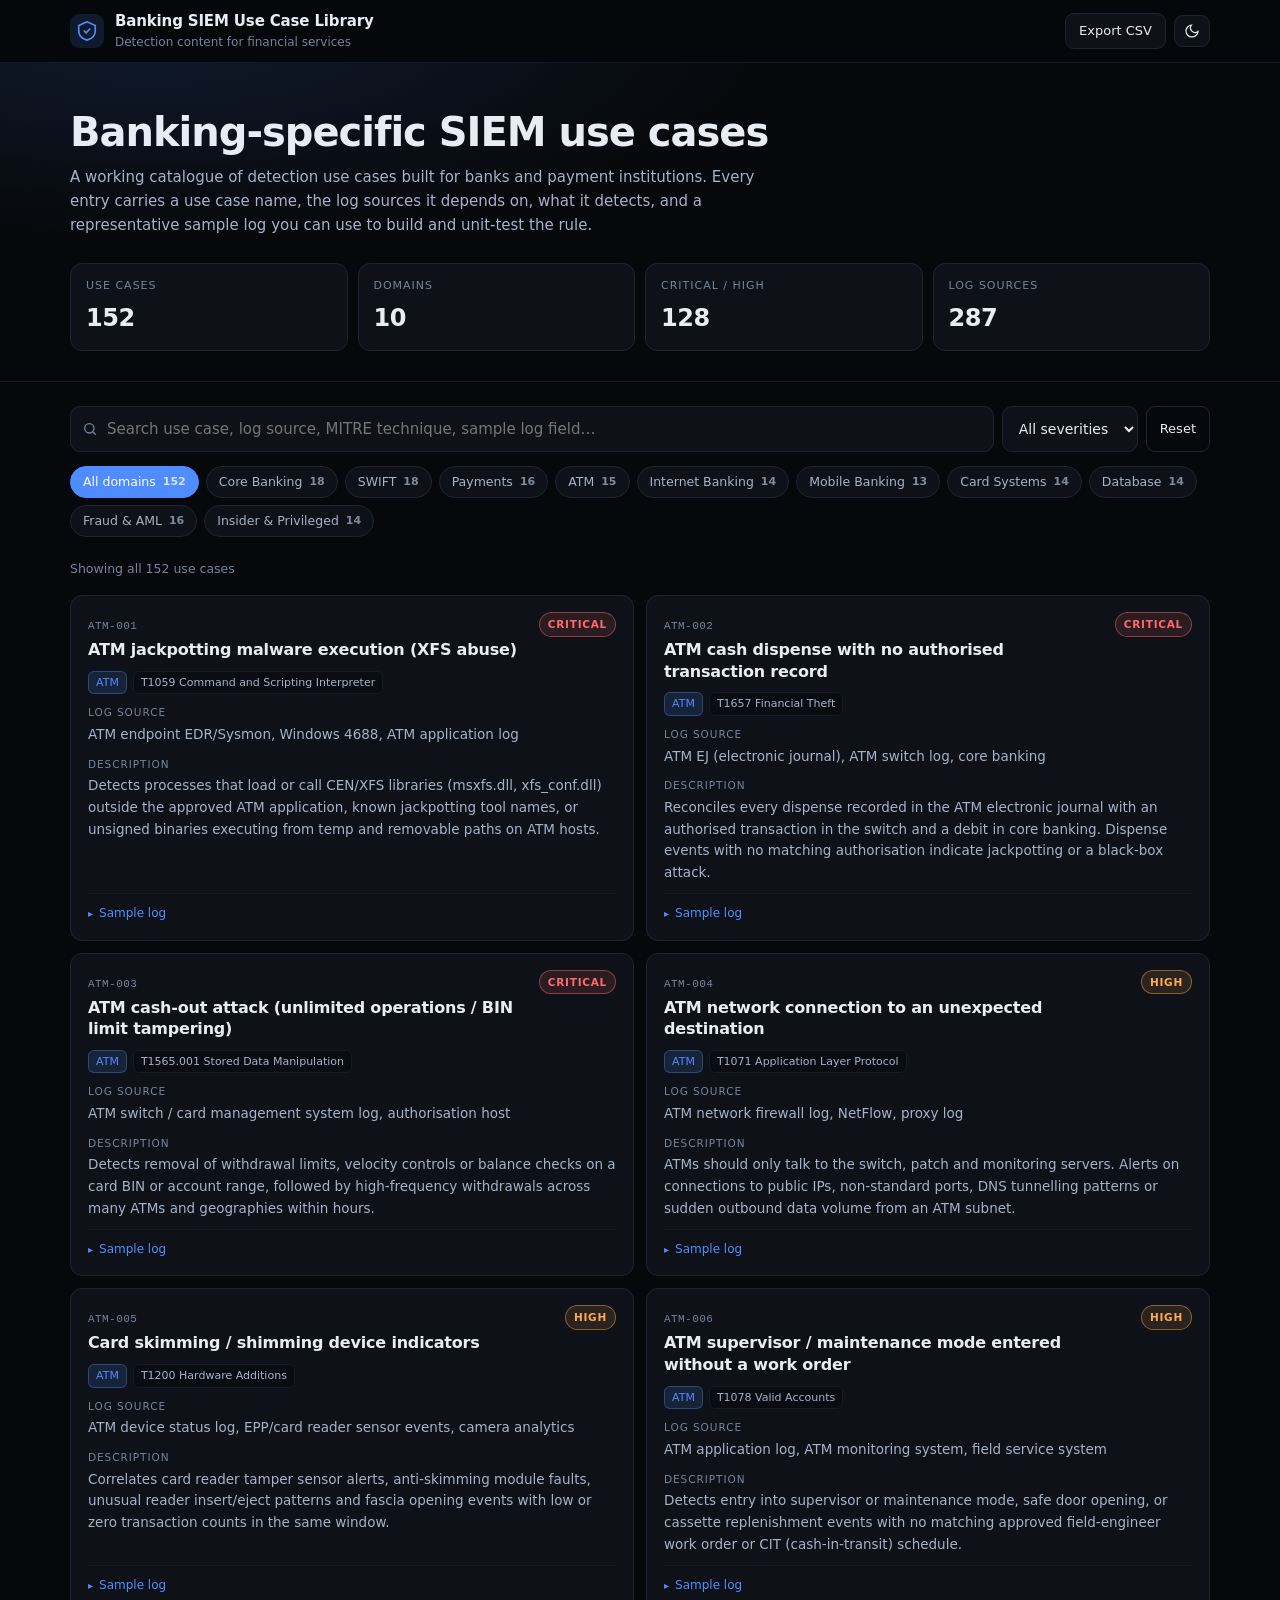
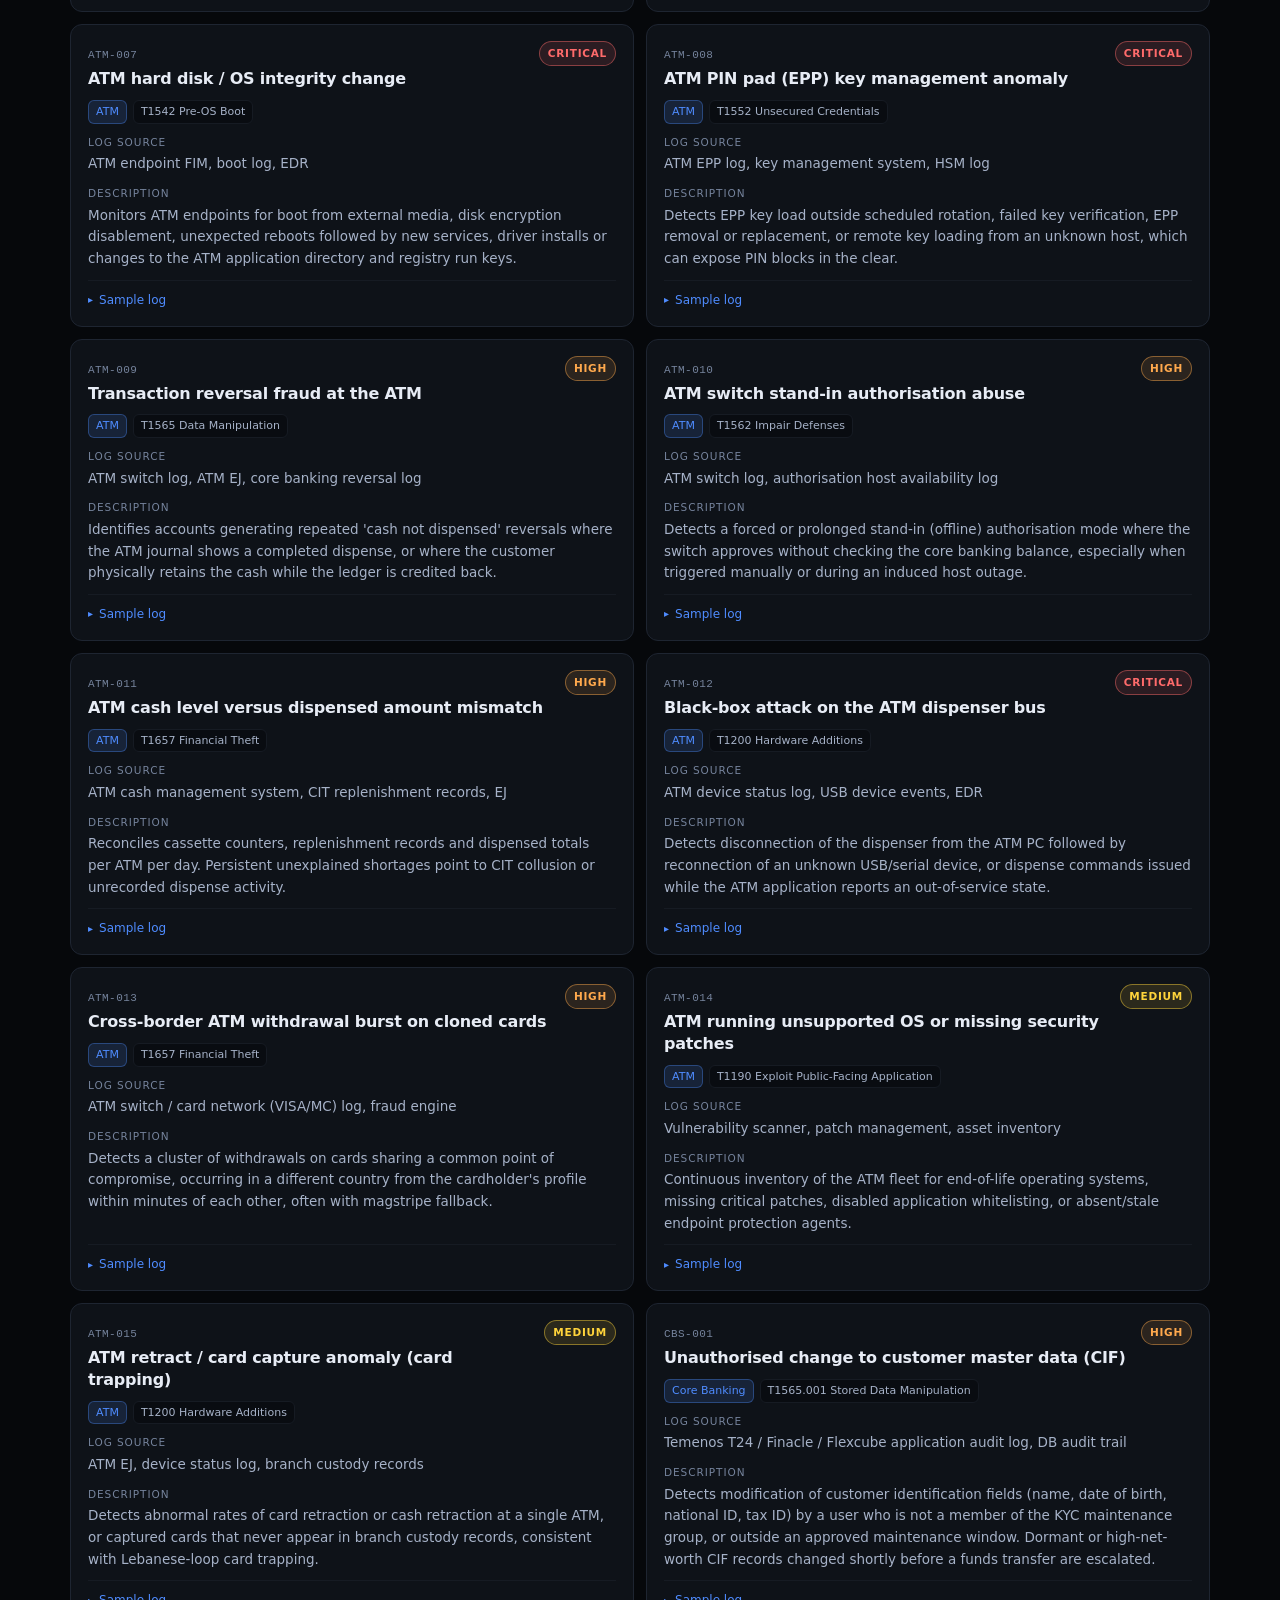
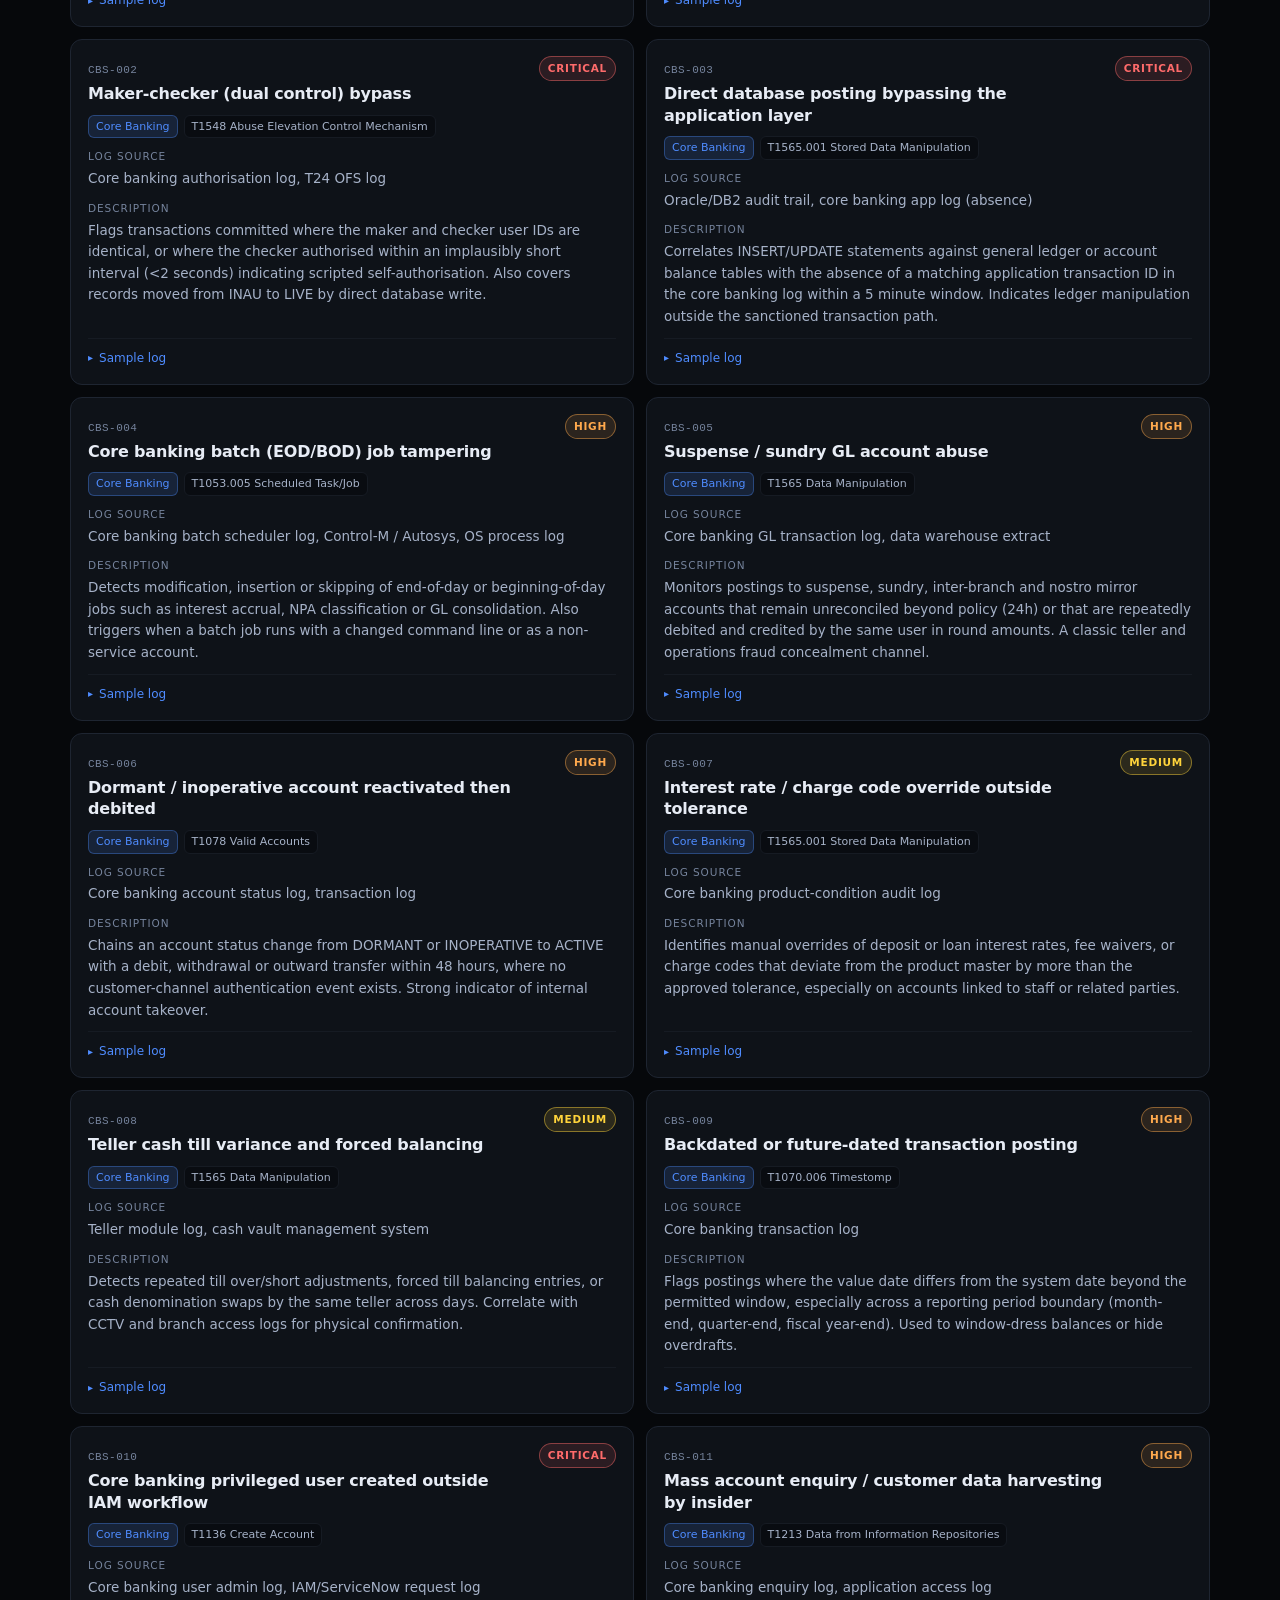
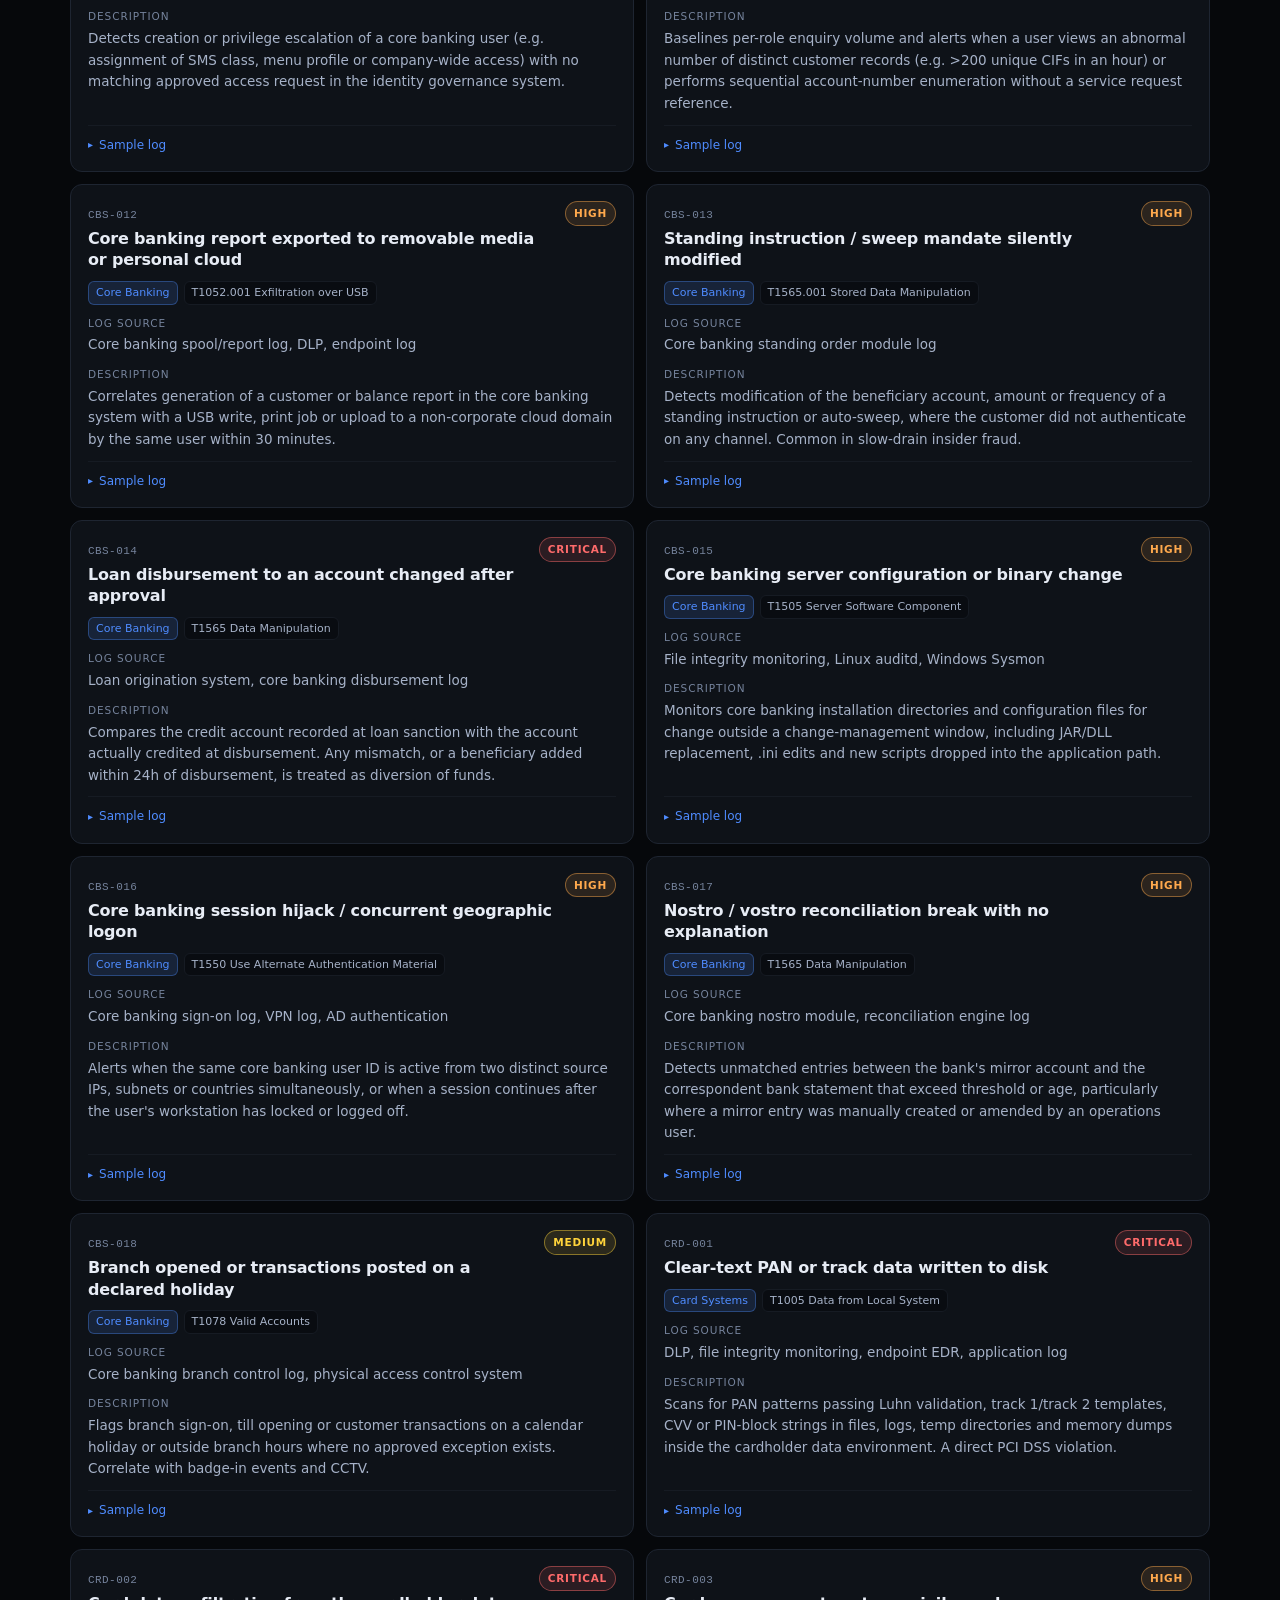
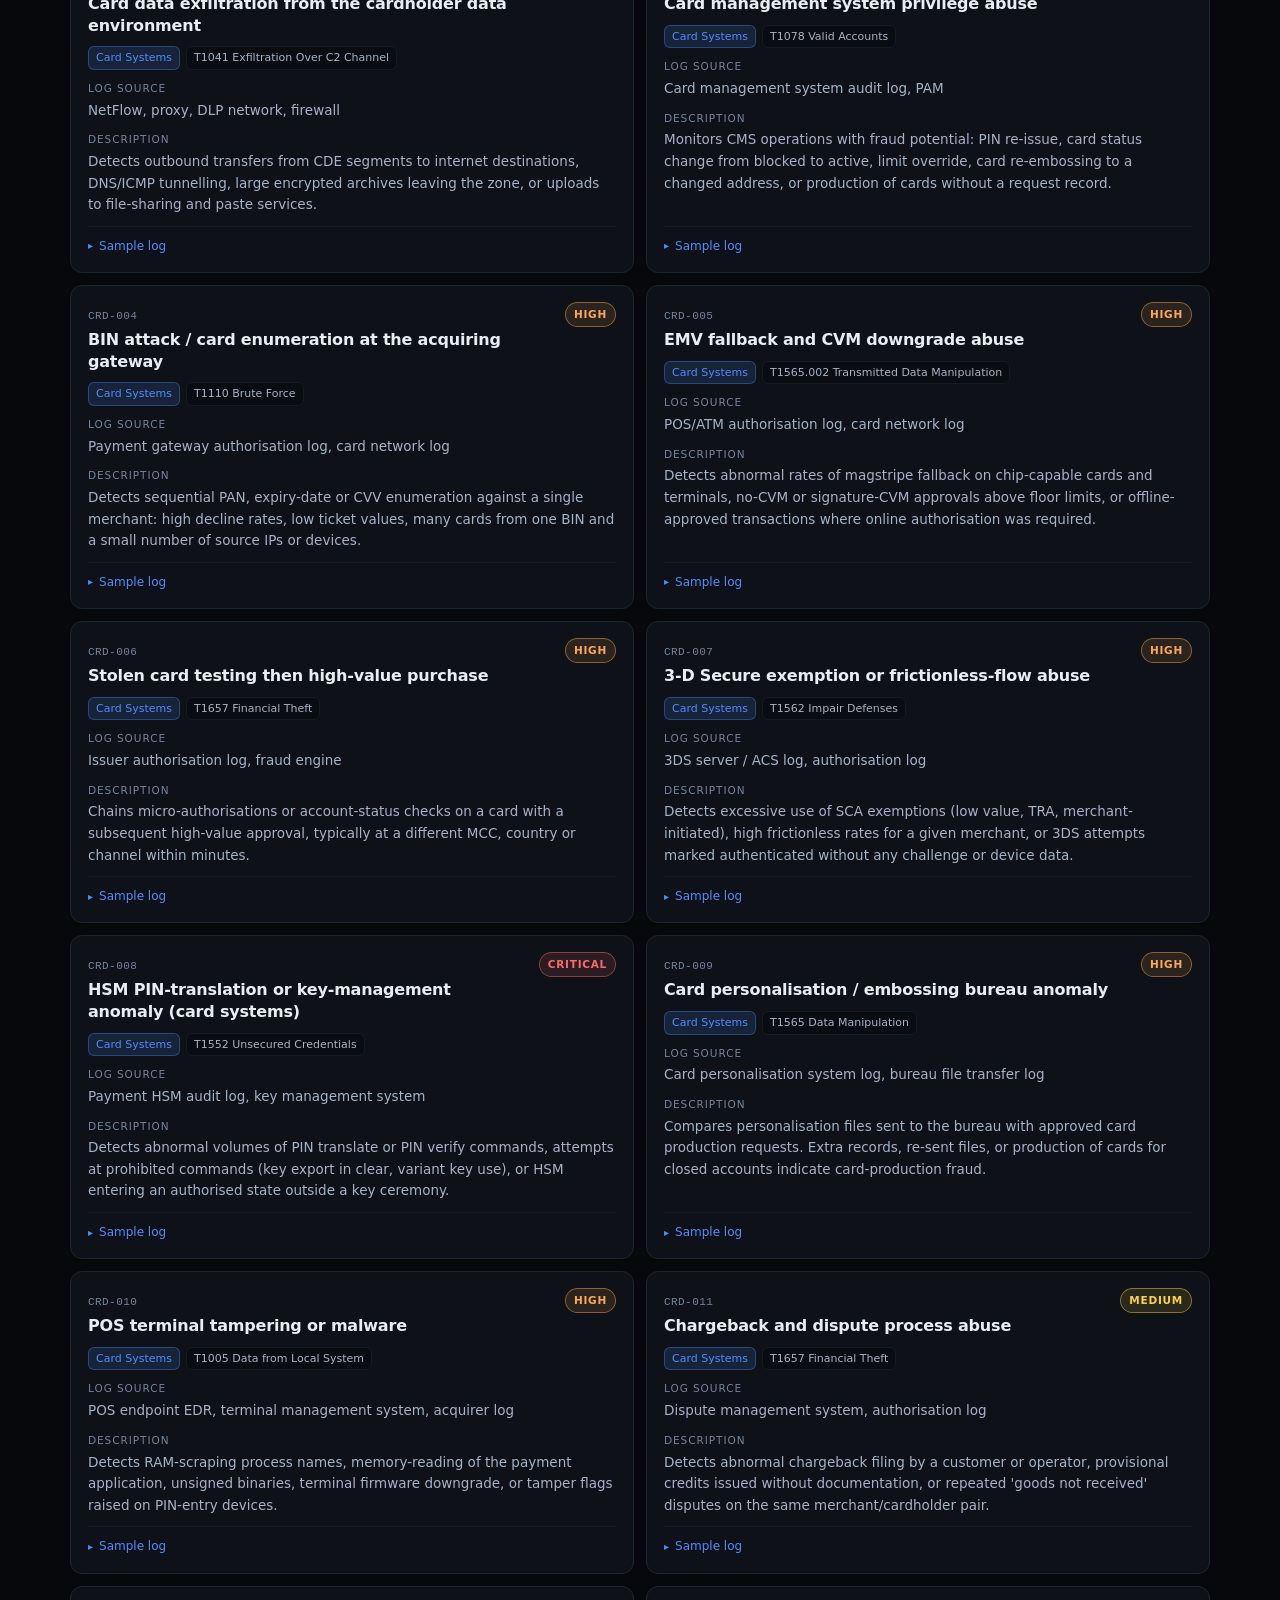
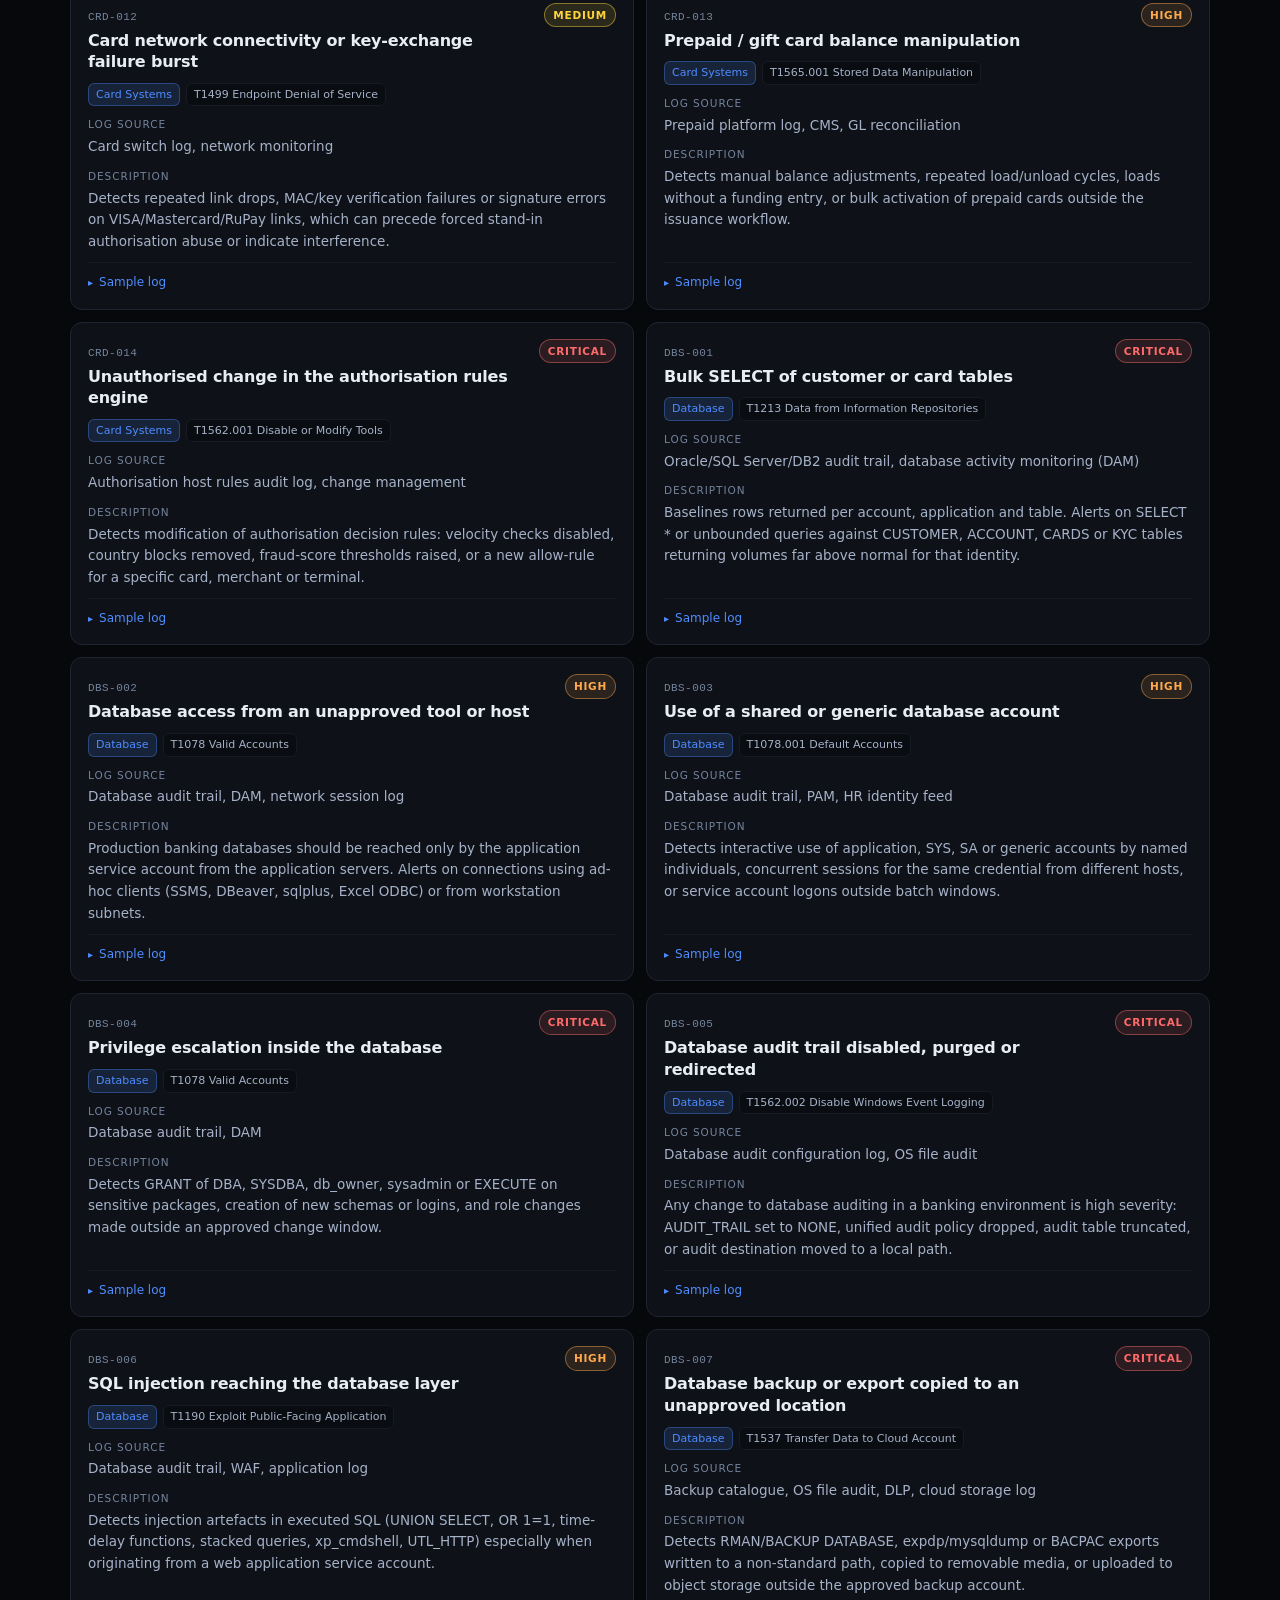
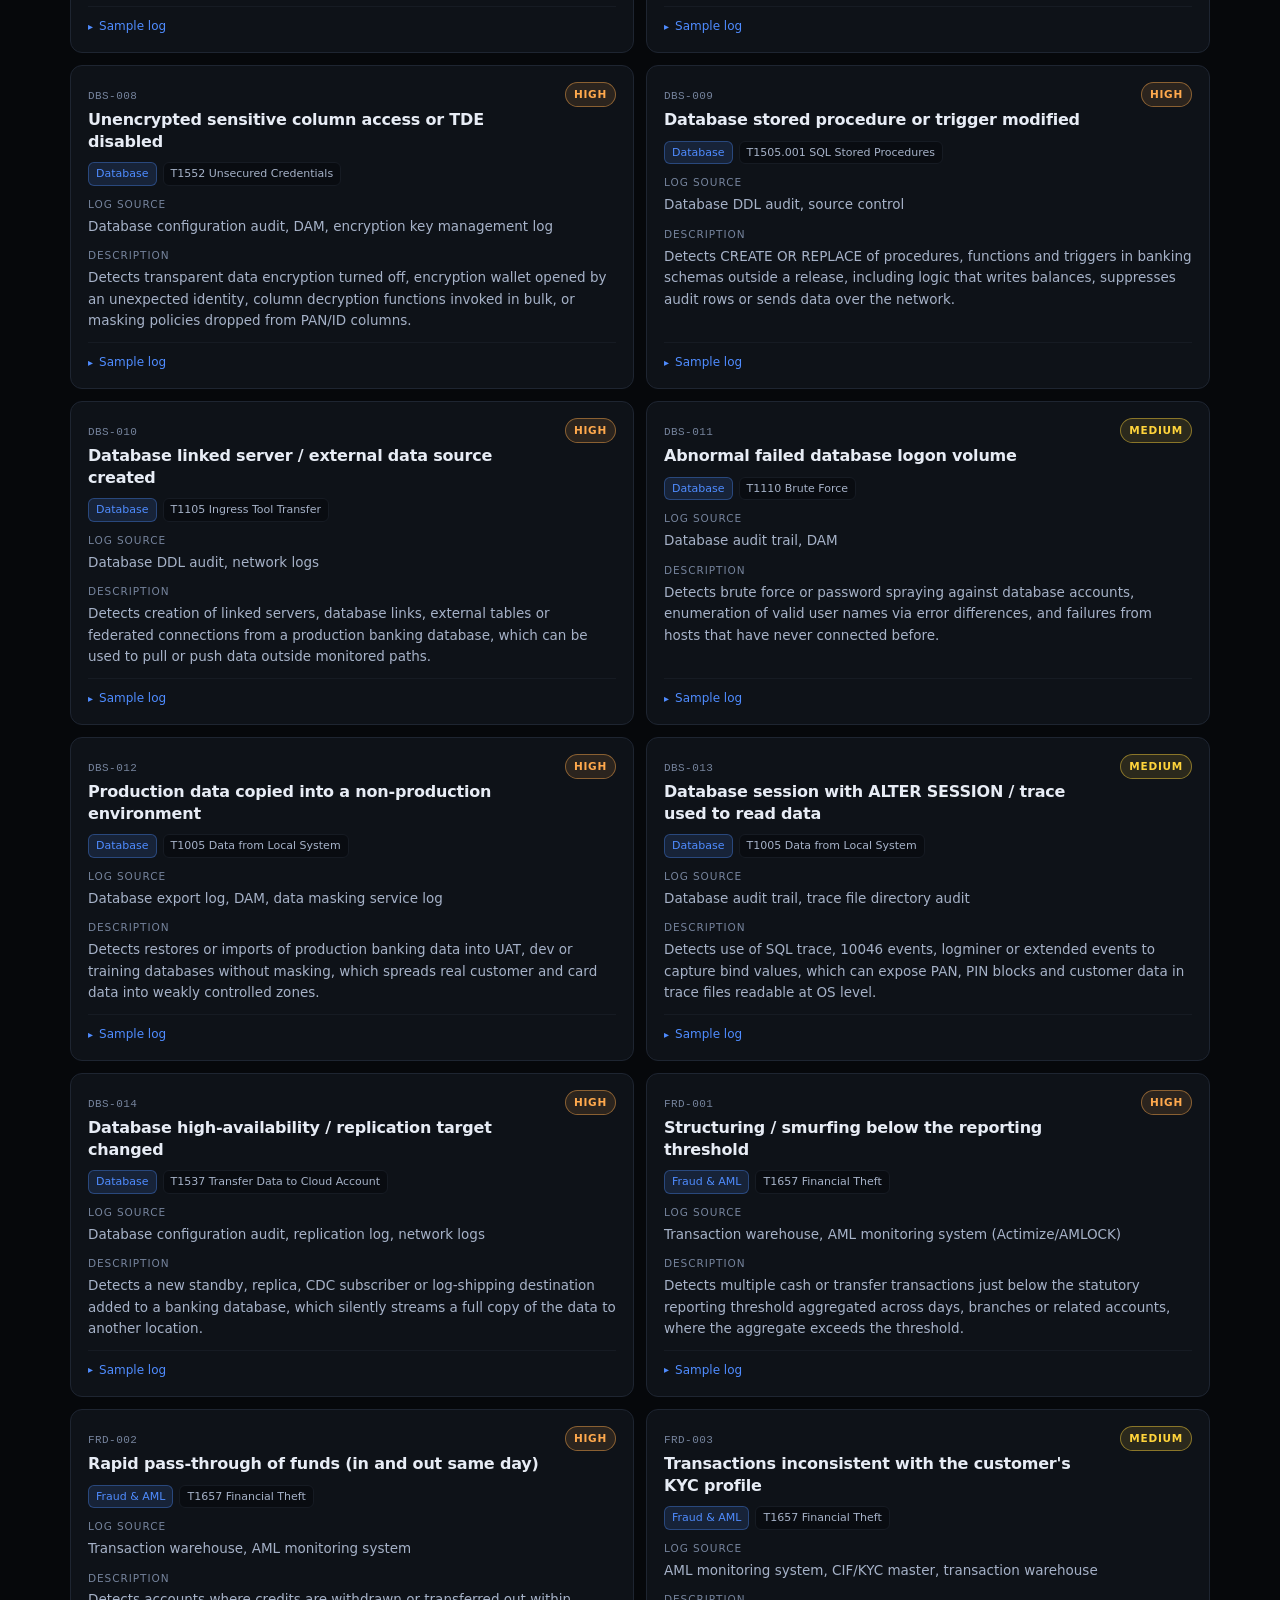
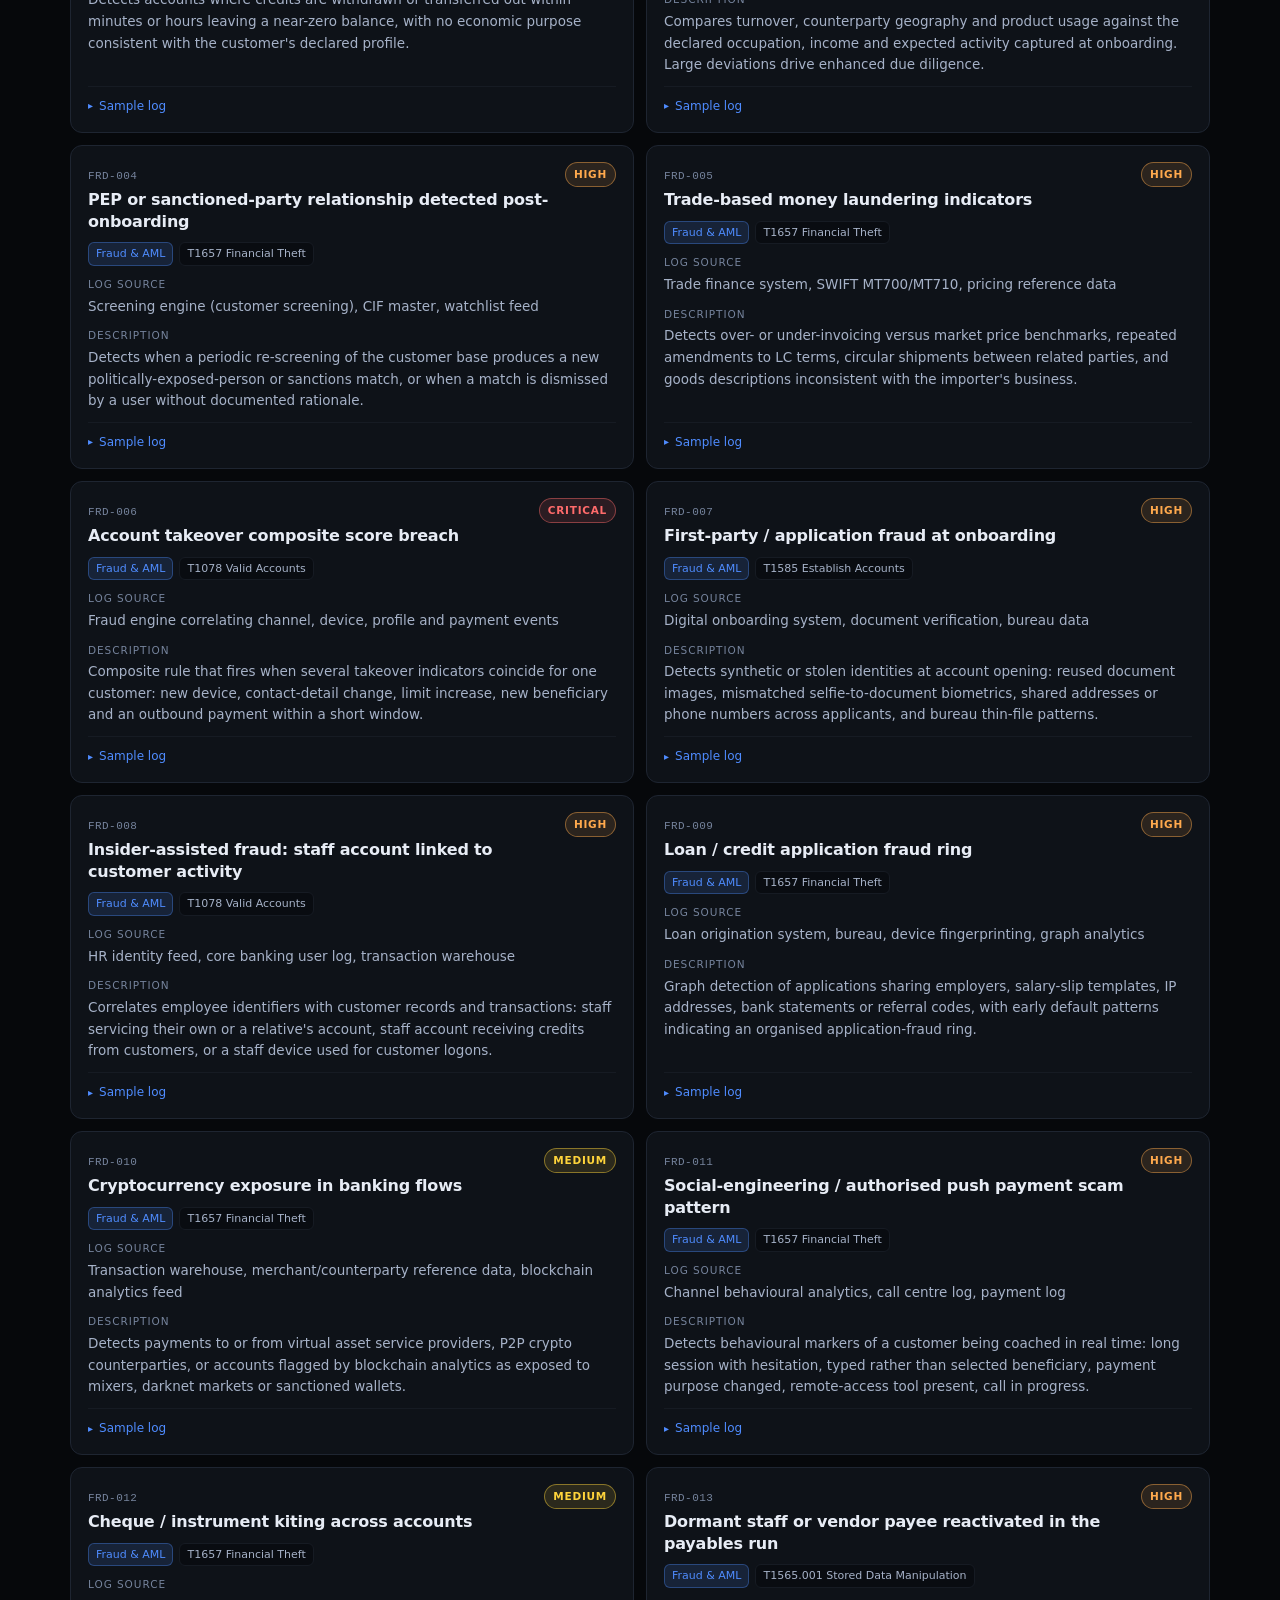
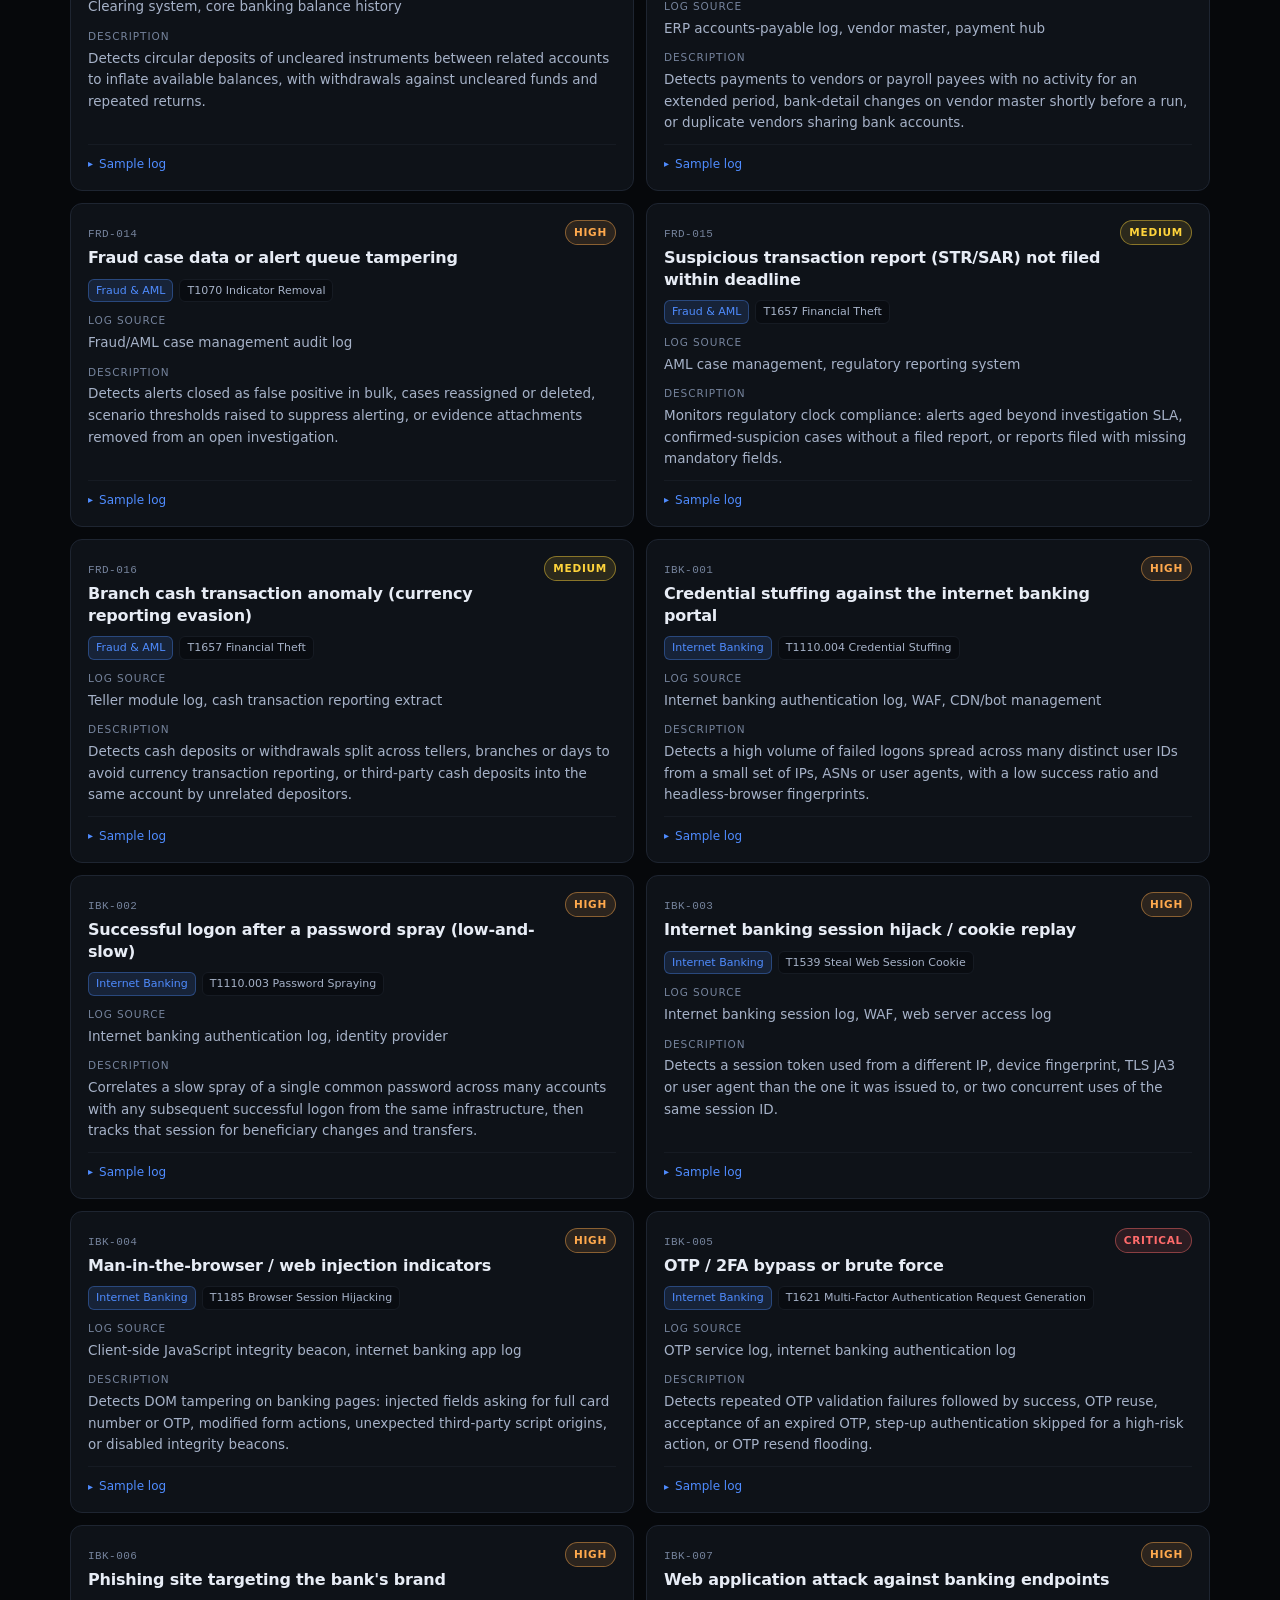
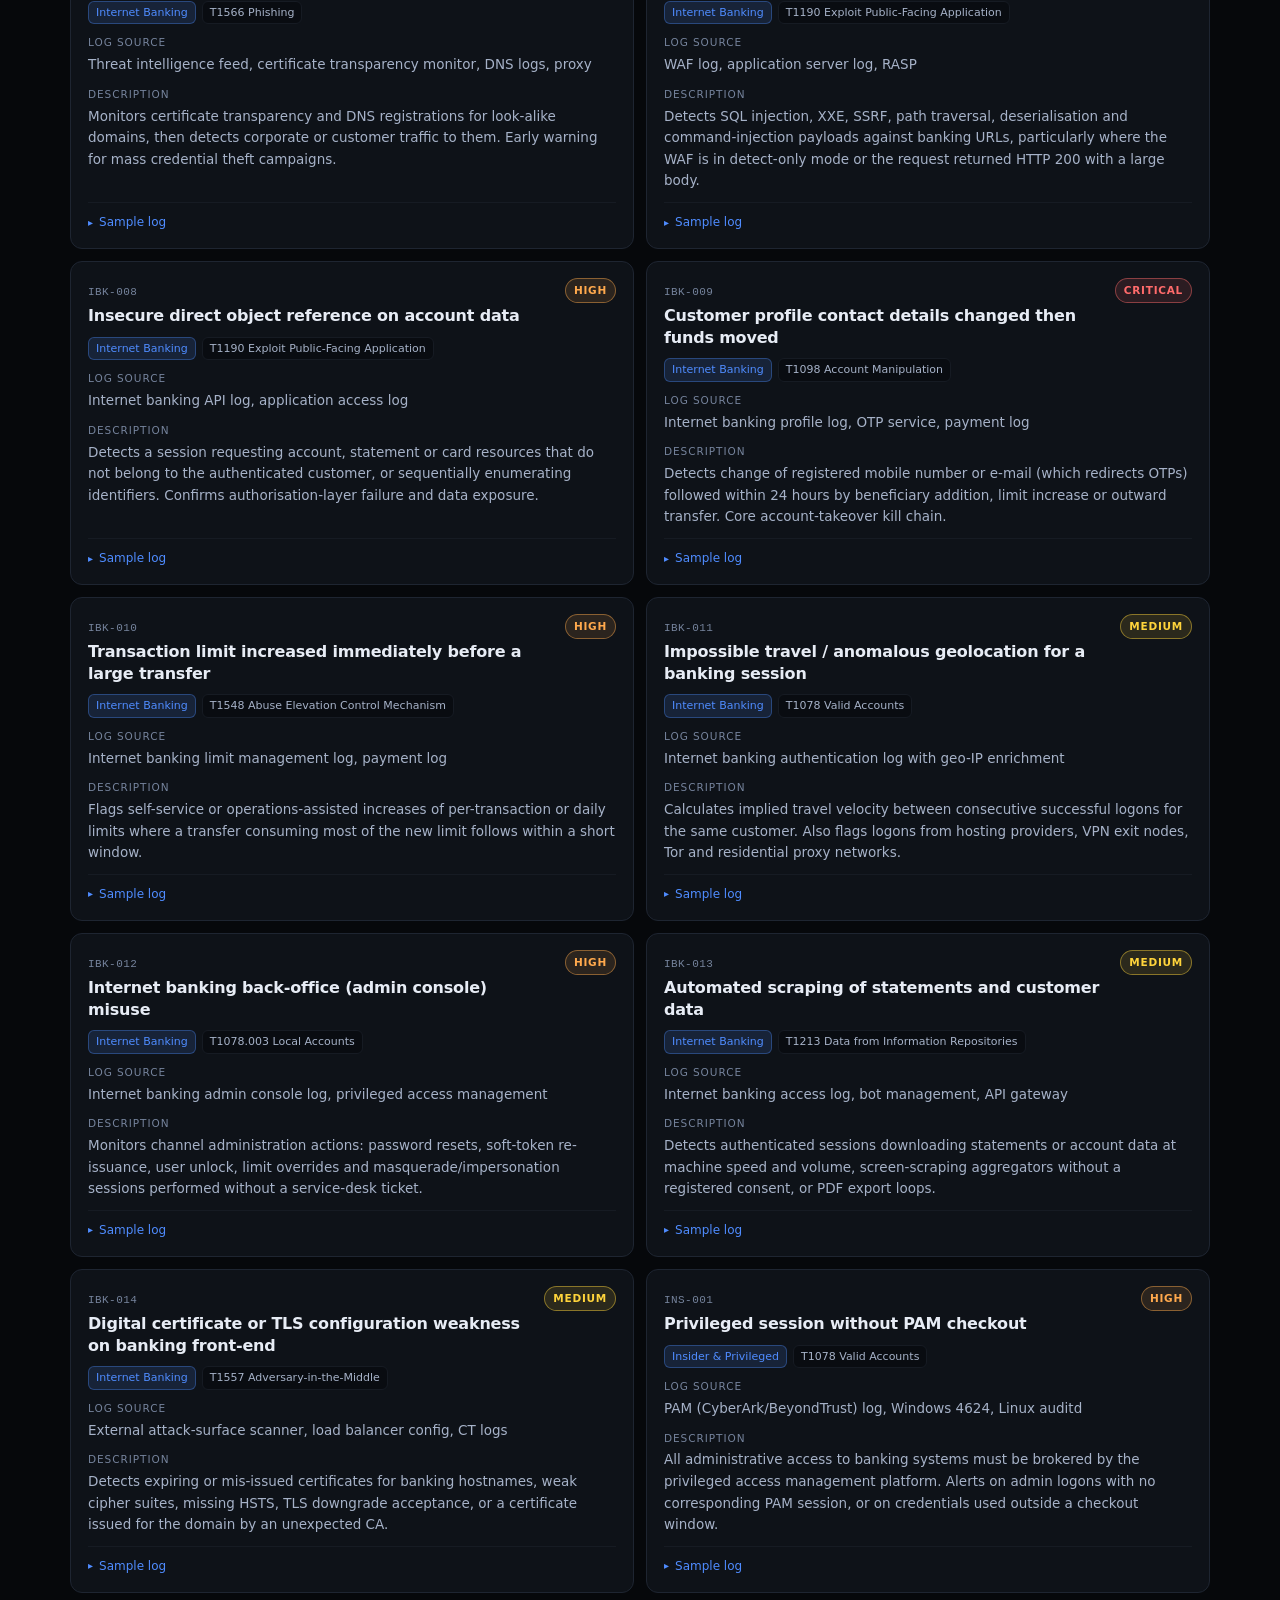
<file: index.html>
<!doctype html>
<html lang="en" data-theme="dark">
<head>
<meta charset="utf-8">
<meta name="color-scheme" content="dark light">
<meta name="viewport" content="width=device-width, initial-scale=1">
<title>Banking SIEM Use Case Library</title>
<meta name="description" content="A catalogue of banking-specific SIEM detection use cases across core banking, SWIFT, payments, ATM, internet and mobile banking, card systems, databases, fraud and insider risk - with log sources and sample logs.">
<meta property="og:type" content="website">
<meta property="og:title" content="Banking SIEM Use Case Library">
<meta property="og:description" content="152 banking-specific SIEM detection use cases across core banking, SWIFT, payments, ATM, internet and mobile banking, card systems, databases, fraud and insider risk.">
<meta property="og:url" content="https://laklubin.github.io/Banking-Specific-SIEM-Use-CASE/">
<meta name="twitter:card" content="summary_large_image">
<link rel="canonical" href="https://laklubin.github.io/Banking-Specific-SIEM-Use-CASE/">
<link rel="icon" href="data:image/svg+xml,<svg xmlns='http://www.w3.org/2000/svg' viewBox='0 0 100 100'><text y='.9em' font-size='90'>&#128737;</text></svg>">
<link rel="stylesheet" href="assets/style.css">
</head>
<body>
<a class="skip" href="#results">Skip to use cases</a>

<header class="topbar">
  <div class="wrap topbar-inner">
    <div class="brand">
      <span class="brand-mark" aria-hidden="true">
        <svg viewBox="0 0 24 24" width="22" height="22" fill="none" stroke="currentColor" stroke-width="1.8" stroke-linecap="round" stroke-linejoin="round">
          <path d="M12 2 3 6v6c0 5 3.8 8.6 9 10 5.2-1.4 9-5 9-10V6l-9-4Z"/><path d="M9 12l2 2 4-4"/>
        </svg>
      </span>
      <div>
        <strong>Banking SIEM Use Case Library</strong>
        <span class="brand-sub">Detection content for financial services</span>
      </div>
    </div>
    <div class="topbar-actions">
      <button id="exportBtn" class="btn" type="button">Export CSV</button>
      <button id="themeBtn" class="btn icon-btn" type="button" aria-label="Toggle colour theme" title="Toggle colour theme">
        <svg class="i-moon" viewBox="0 0 24 24" width="16" height="16" fill="none" stroke="currentColor" stroke-width="1.8" stroke-linecap="round"><path d="M21 12.8A9 9 0 1 1 11.2 3a7 7 0 0 0 9.8 9.8Z"/></svg>
        <svg class="i-sun" viewBox="0 0 24 24" width="16" height="16" fill="none" stroke="currentColor" stroke-width="1.8" stroke-linecap="round"><circle cx="12" cy="12" r="4"/><path d="M12 2v2M12 20v2M2 12h2M20 12h2M4.9 4.9l1.4 1.4M17.7 17.7l1.4 1.4M19.1 4.9l-1.4 1.4M6.3 17.7l-1.4 1.4"/></svg>
      </button>
    </div>
  </div>
</header>

<section class="hero">
  <div class="wrap">
    <h1>Banking-specific SIEM use cases</h1>
    <p class="lede">A working catalogue of detection use cases built for banks and payment institutions. Every entry carries a use case name, the log sources it depends on, what it detects, and a representative sample log you can use to build and unit-test the rule.</p>
    <dl class="stats">
      <div><dt>Use cases</dt><dd id="statTotal">0</dd></div>
      <div><dt>Domains</dt><dd id="statDomains">0</dd></div>
      <div><dt>Critical / High</dt><dd id="statCrit">0</dd></div>
      <div><dt>Log sources</dt><dd id="statSources">0</dd></div>
    </dl>
  </div>
</section>

<div class="wrap">
  <section class="controls" aria-label="Filters">
    <div class="searchrow">
      <div class="search">
        <svg viewBox="0 0 24 24" width="16" height="16" fill="none" stroke="currentColor" stroke-width="2" stroke-linecap="round" aria-hidden="true"><circle cx="11" cy="11" r="7"/><path d="M20 20l-4.3-4.3"/></svg>
        <input id="q" type="search" placeholder="Search use case, log source, MITRE technique, sample log field…" autocomplete="off" aria-label="Search use cases">
      </div>
      <select id="sevSel" aria-label="Filter by severity">
        <option value="">All severities</option>
        <option value="Critical">Critical</option>
        <option value="High">High</option>
        <option value="Medium">Medium</option>
      </select>
      <button id="resetBtn" class="btn ghost" type="button">Reset</button>
    </div>
    <div id="cats" class="chips" role="group" aria-label="Filter by domain"></div>
  </section>

  <p id="count" class="count" role="status" aria-live="polite"></p>
  <main id="results" class="grid"></main>
  <p id="empty" class="empty" hidden>No use case matches that filter. Try a broader search term.</p>
</div>

<footer class="foot">
  <div class="wrap">
    <p><strong>How to use this library.</strong> Treat each entry as a detection specification rather than finished code: confirm the log source is onboarded and parsed, tune thresholds against 30–90 days of your own baseline, and pair every rule with a documented triage and escalation path. Sample logs are synthetic and formatted to resemble real vendor output; account numbers, card numbers, BICs and IP addresses are illustrative.</p>
    <p class="muted">Mapped to MITRE ATT&amp;CK techniques for coverage reporting. Aligned to the control expectations of PCI DSS, the SWIFT Customer Security Programme, and regulatory cyber-resilience guidance for banks.</p>
  </div>
</footer>

<script src="data/usecases.js"></script>
<script src="assets/app.js"></script>
</body>
</html>
</file>
<file: assets/style.css>
:root{
  --bg:#06080b; --bg-2:#0b0e13; --card:#0e1218; --card-2:#090c11;
  --line:#1e2531; --line-soft:#161b23;
  --txt:#e7ecf5; --txt-2:#a6b2c8; --txt-3:#75839c;
  --accent:#4f8cff; --accent-soft:rgba(79,140,255,.14);
  --crit:#ff6b6b; --high:#ffa94d; --med:#ffd43b;
  --mono:ui-monospace,SFMono-Regular,"SF Mono",Menlo,Consolas,"Liberation Mono",monospace;
  --sans:ui-sans-serif,system-ui,-apple-system,"Segoe UI",Roboto,Inter,Helvetica,Arial,sans-serif;
  --radius:12px;
}
html[data-theme="light"]{
  --bg:#f5f7fb; --bg-2:#ffffff; --card:#ffffff; --card-2:#f7f9fc;
  --line:#dde3ee; --line-soft:#e7ecf4;
  --txt:#131a26; --txt-2:#4c5a72; --txt-3:#6b7a94;
  --accent:#1e62e0; --accent-soft:rgba(30,98,224,.1);
  --crit:#d23b3b; --high:#c06a10; --med:#9a7b05;
}
*{box-sizing:border-box}
html,body{margin:0}
body{
  background:var(--bg); color:var(--txt); font-family:var(--sans);
  font-size:15px; line-height:1.6; -webkit-font-smoothing:antialiased;
}
.wrap{max-width:1180px;margin:0 auto;padding:0 20px}
a{color:var(--accent)}
.skip{position:absolute;left:-9999px}
.skip:focus{left:12px;top:12px;background:var(--card);padding:8px 12px;border-radius:8px;z-index:50}

/* top bar */
.topbar{position:sticky;top:0;z-index:30;background:color-mix(in srgb,var(--bg) 88%,transparent);backdrop-filter:blur(10px);border-bottom:1px solid var(--line-soft)}
.topbar-inner{display:flex;align-items:center;justify-content:space-between;gap:16px;height:62px}
.brand{display:flex;align-items:center;gap:11px;min-width:0}
.brand strong{display:block;font-size:15px;letter-spacing:-.01em;white-space:nowrap}
.brand-sub{display:block;font-size:12px;color:var(--txt-3);white-space:nowrap}
.brand-mark{display:grid;place-items:center;width:34px;height:34px;border-radius:9px;background:var(--accent-soft);color:var(--accent);flex:none}
.topbar-actions{display:flex;gap:8px;align-items:center}

.btn{
  font:inherit;font-size:13px;color:var(--txt);background:var(--card);
  border:1px solid var(--line);border-radius:9px;padding:7px 13px;cursor:pointer;
  transition:border-color .15s,background .15s,color .15s;
}
.btn:hover{border-color:var(--accent);color:var(--accent)}
.btn.ghost{background:transparent}
.icon-btn{padding:7px 9px;display:grid;place-items:center}
html[data-theme="dark"] .i-sun{display:none}
html[data-theme="light"] .i-moon{display:none}

/* hero */
.hero{padding:46px 0 30px;border-bottom:1px solid var(--line-soft);background:
  radial-gradient(900px 300px at 12% -10%,var(--accent-soft),transparent 70%)}
h1{margin:0 0 10px;font-size:clamp(26px,4.4vw,40px);line-height:1.15;letter-spacing:-.025em}
.lede{margin:0;max-width:72ch;color:var(--txt-2)}
.stats{display:flex;flex-wrap:wrap;gap:10px;margin:26px 0 0;padding:0}
.stats>div{flex:1 1 150px;background:var(--card);border:1px solid var(--line);border-radius:var(--radius);padding:13px 15px}
.stats dt{margin:0;font-size:11px;text-transform:uppercase;letter-spacing:.09em;color:var(--txt-3)}
.stats dd{margin:4px 0 0;font-size:24px;font-weight:650;letter-spacing:-.02em;font-variant-numeric:tabular-nums}

/* controls */
.controls{padding:24px 0 6px;position:sticky;top:62px;z-index:20;background:var(--bg)}
.searchrow{display:flex;gap:8px;flex-wrap:wrap}
.search{position:relative;flex:1 1 320px;display:flex;align-items:center}
.search svg{position:absolute;left:12px;color:var(--txt-3);pointer-events:none}
.search input{
  width:100%;font:inherit;color:var(--txt);background:var(--card);
  border:1px solid var(--line);border-radius:10px;padding:10px 12px 10px 36px;
}
.search input:focus,select:focus,.btn:focus-visible{outline:2px solid var(--accent);outline-offset:1px}
select{font:inherit;font-size:14px;color:var(--txt);background:var(--card);border:1px solid var(--line);border-radius:10px;padding:10px 12px}
.chips{display:flex;flex-wrap:wrap;gap:7px;padding:14px 0 10px}
.chip{
  font:inherit;font-size:12.5px;color:var(--txt-2);background:var(--card);
  border:1px solid var(--line);border-radius:999px;padding:5px 12px;cursor:pointer;
  display:inline-flex;align-items:center;gap:7px;transition:.15s;
}
.chip:hover{color:var(--txt);border-color:var(--accent)}
.chip[aria-pressed="true"]{background:var(--accent);border-color:var(--accent);color:#fff}
.chip b{font-weight:600;font-size:11px;opacity:.75;font-variant-numeric:tabular-nums}
.count{margin:6px 0 16px;font-size:12.5px;color:var(--txt-3)}

/* cards */
.grid{display:grid;gap:12px;grid-template-columns:repeat(auto-fill,minmax(400px,1fr));padding-bottom:36px}
.uc{background:var(--card);border:1px solid var(--line);border-radius:var(--radius);padding:16px 17px;display:flex;flex-direction:column;gap:10px}
.uc-head{display:flex;align-items:flex-start;justify-content:space-between;gap:12px}
.uc-id{font-family:var(--mono);font-size:11px;color:var(--txt-3);letter-spacing:.04em}
.uc h2{margin:3px 0 0;font-size:16px;line-height:1.35;letter-spacing:-.012em;font-weight:620}
.sev{flex:none;font-size:10.5px;font-weight:700;letter-spacing:.07em;text-transform:uppercase;padding:3px 8px;border-radius:999px;border:1px solid}
.sev.Critical{color:var(--crit);border-color:color-mix(in srgb,var(--crit) 45%,transparent);background:color-mix(in srgb,var(--crit) 12%,transparent)}
.sev.High{color:var(--high);border-color:color-mix(in srgb,var(--high) 45%,transparent);background:color-mix(in srgb,var(--high) 12%,transparent)}
.sev.Medium{color:var(--med);border-color:color-mix(in srgb,var(--med) 45%,transparent);background:color-mix(in srgb,var(--med) 12%,transparent)}
.tags{display:flex;flex-wrap:wrap;gap:6px}
.tag{font-size:11px;color:var(--txt-2);background:var(--card-2);border:1px solid var(--line-soft);border-radius:6px;padding:2px 7px}
.tag.cat{color:var(--accent);border-color:color-mix(in srgb,var(--accent) 35%,transparent);background:var(--accent-soft)}
.field{display:grid;gap:3px}
.field .k{font-size:10.5px;text-transform:uppercase;letter-spacing:.09em;color:var(--txt-3)}
.field .v{font-size:13.5px;color:var(--txt-2)}
.uc .desc{font-size:13.5px;color:var(--txt-2);margin:0}
details.log{border-top:1px solid var(--line-soft);padding-top:10px;margin-top:auto}
details.log summary{cursor:pointer;font-size:12px;color:var(--accent);list-style:none;display:flex;align-items:center;gap:6px}
details.log summary::-webkit-details-marker{display:none}
details.log summary::before{content:"▸";font-size:10px;transition:transform .15s}
details.log[open] summary::before{transform:rotate(90deg)}
.logbox{position:relative;margin-top:9px}
.logbox pre{
  margin:0;font-family:var(--mono);font-size:11.8px;line-height:1.65;
  background:var(--card-2);border:1px solid var(--line-soft);border-radius:9px;
  padding:11px 12px;overflow-x:auto;white-space:pre-wrap;word-break:break-word;color:var(--txt-2);
}
.logbox .copy{position:absolute;top:7px;right:7px;font-size:11px;padding:3px 8px;border-radius:7px;background:var(--card);border:1px solid var(--line);color:var(--txt-3);cursor:pointer}
.logbox .copy:hover{color:var(--accent);border-color:var(--accent)}
mark{background:color-mix(in srgb,var(--accent) 35%,transparent);color:inherit;border-radius:3px;padding:0 1px}
.empty{padding:40px 0 60px;text-align:center;color:var(--txt-3)}

/* footer */
.foot{border-top:1px solid var(--line-soft);background:var(--bg-2);padding:28px 0 46px;margin-top:10px}
.foot p{max-width:85ch;font-size:13px;color:var(--txt-2)}
.foot .muted{color:var(--txt-3);font-size:12.5px}

@media (max-width:760px){
  .brand-sub{display:none}
  .hero{padding:32px 0 22px}
  .controls{position:static}
  .grid{grid-template-columns:1fr}
}
@media print{
  .topbar,.controls,.count,details.log summary,.copy{display:none}
  body{background:#fff;color:#000}
  details.log[open] .logbox{margin-top:4px}
  .grid{grid-template-columns:1fr;gap:8px}
  .uc{break-inside:avoid;border-color:#bbb}
}
</file>
